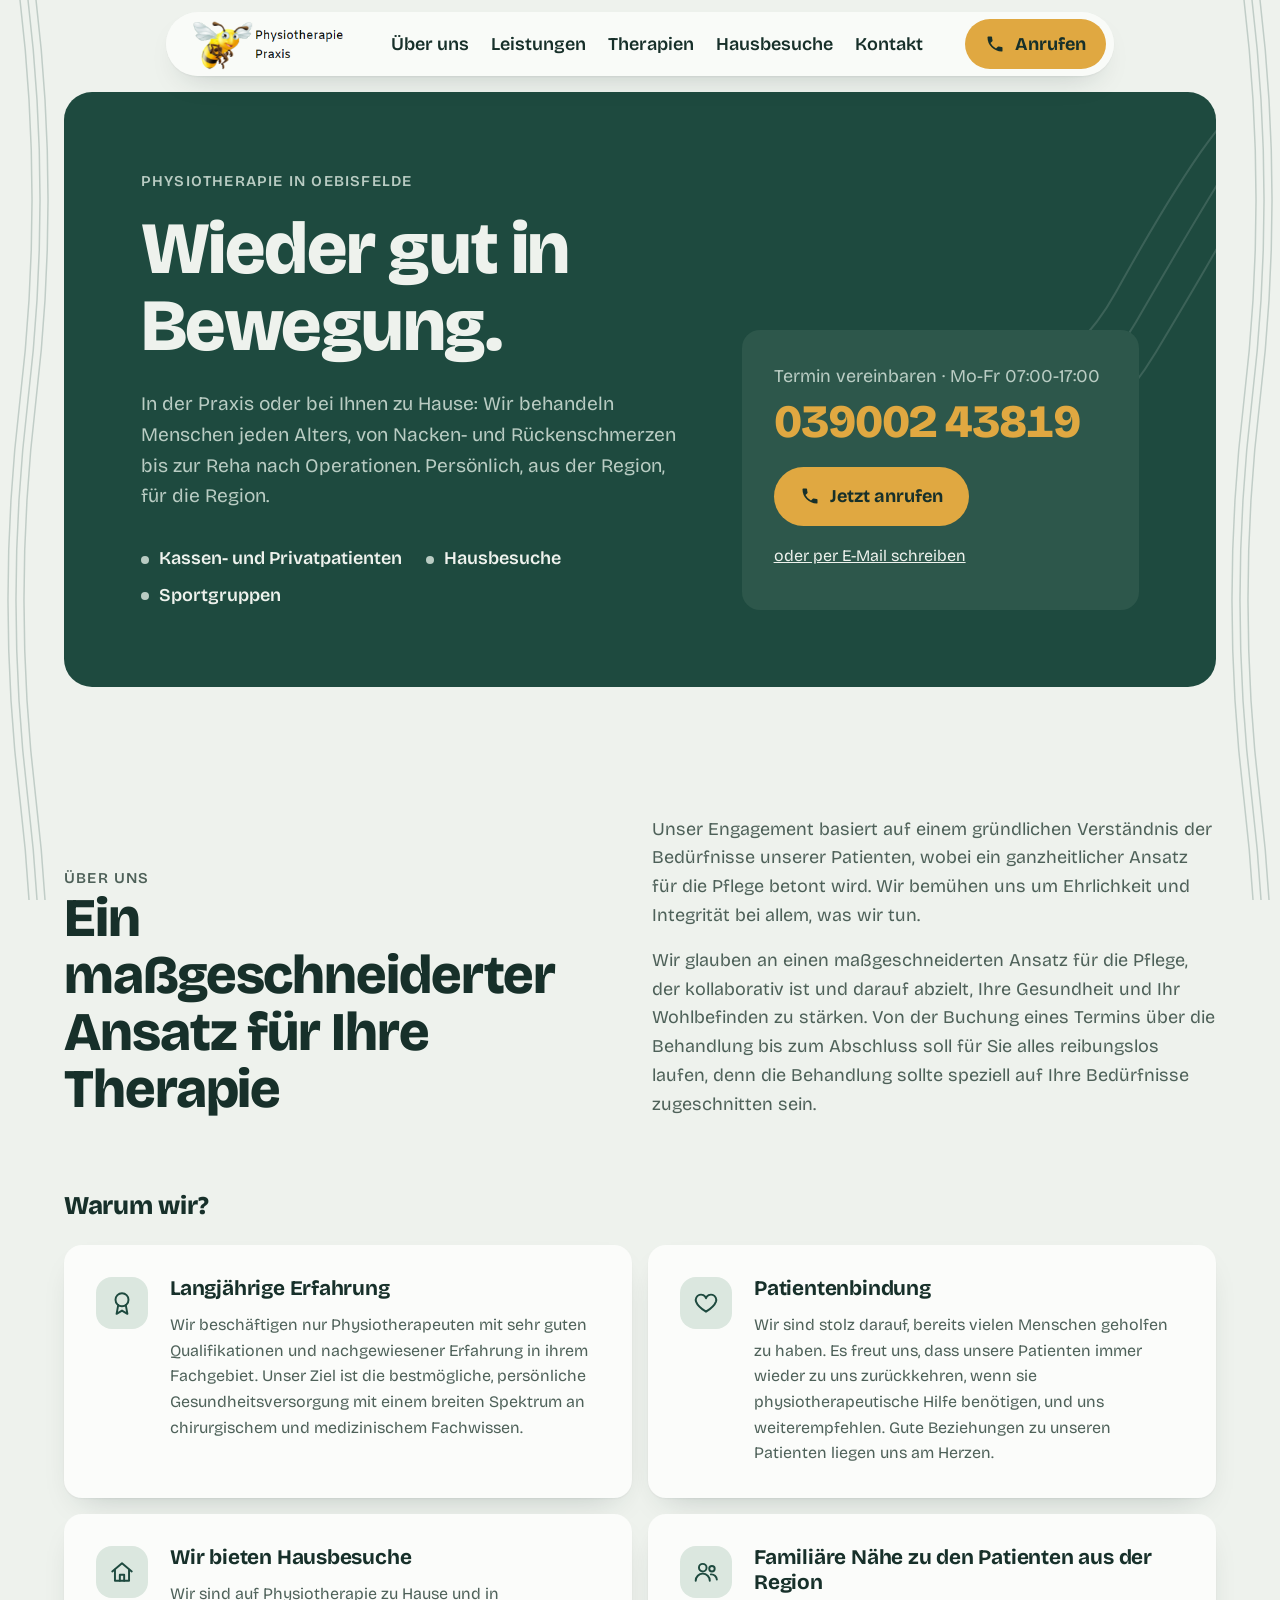
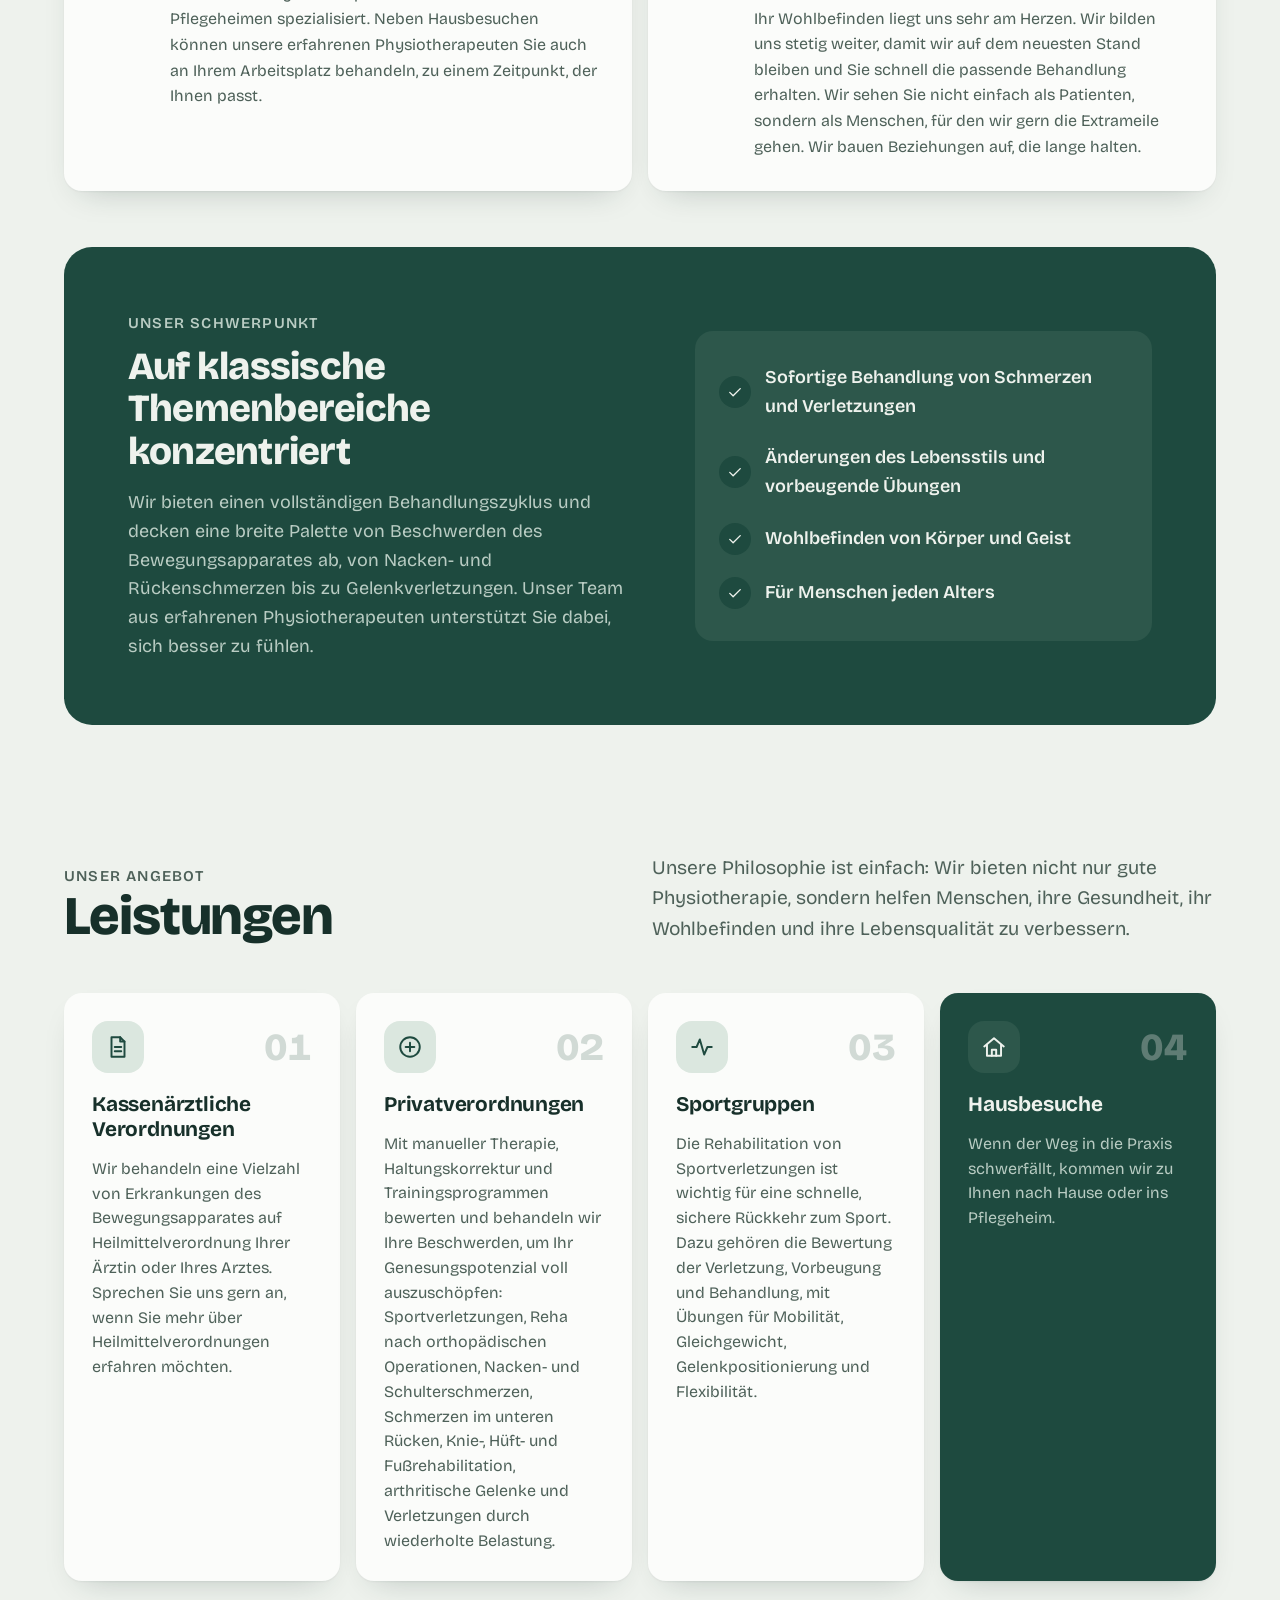
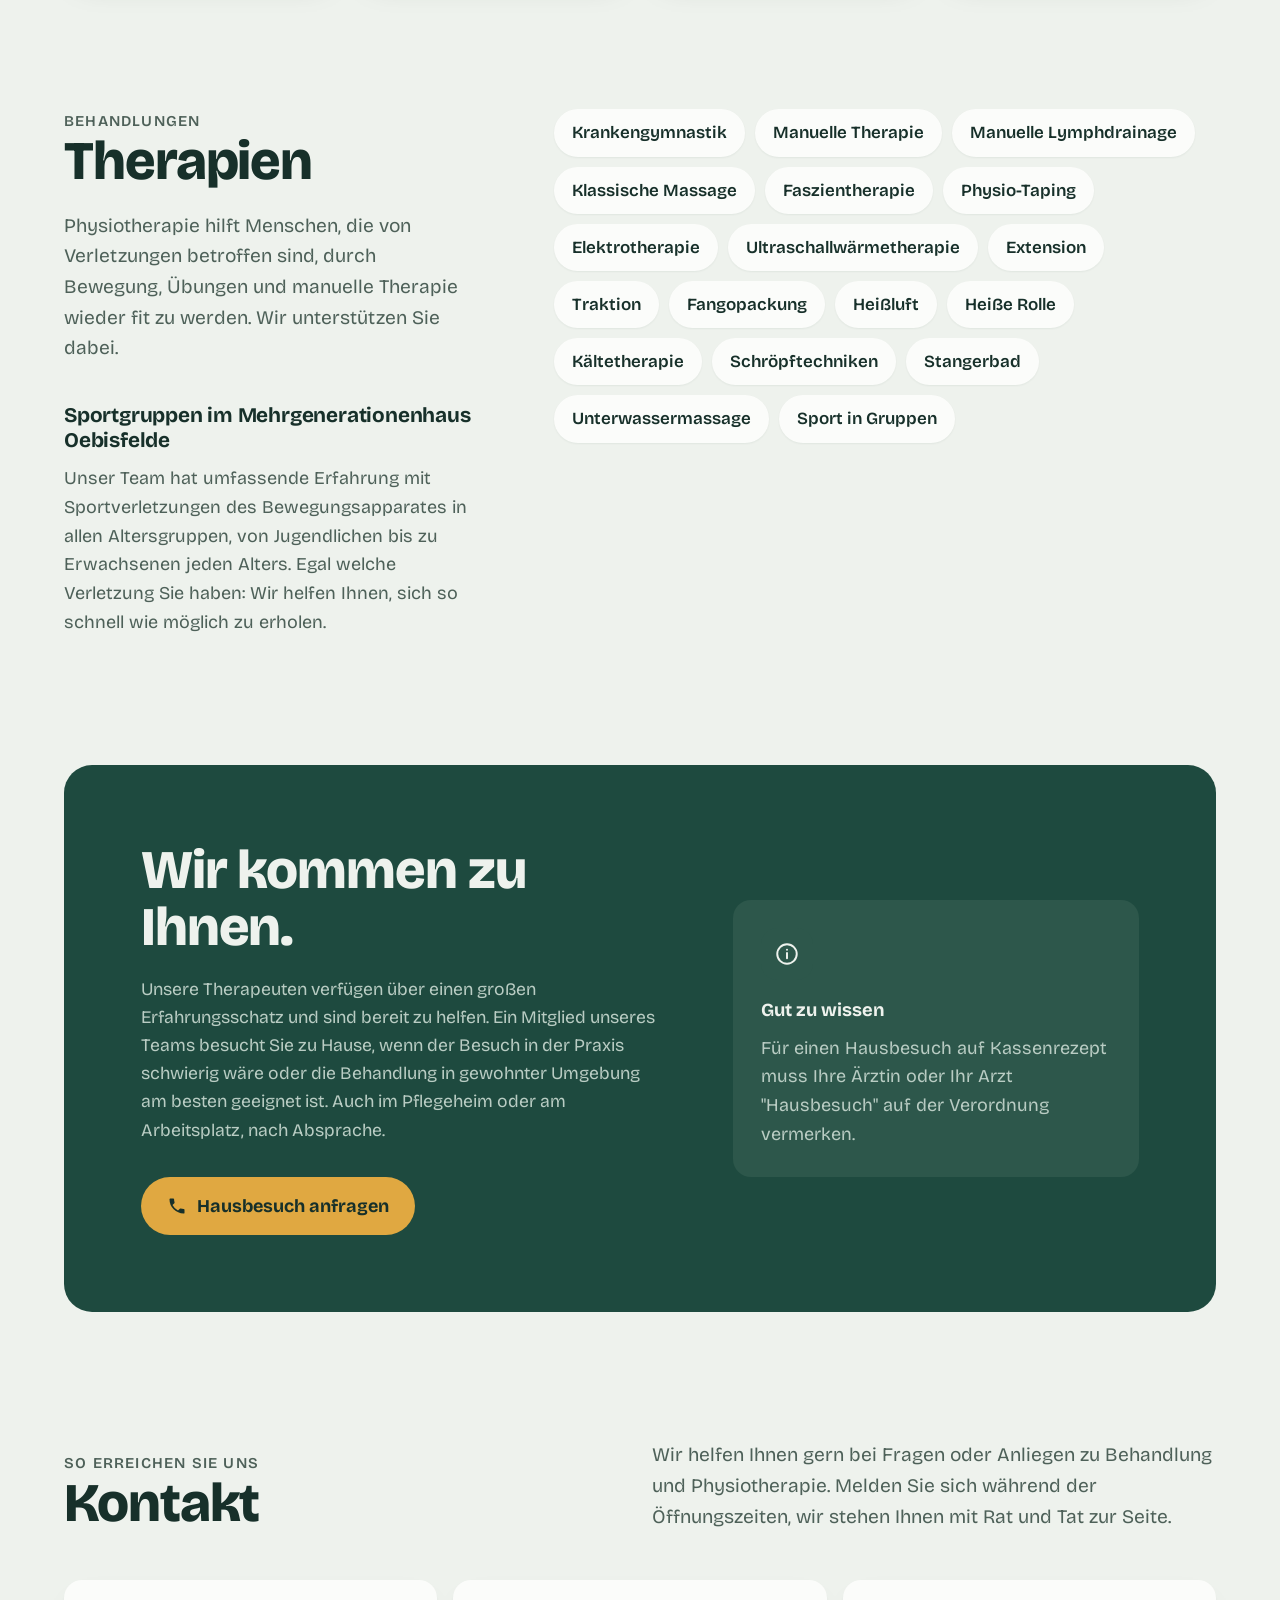
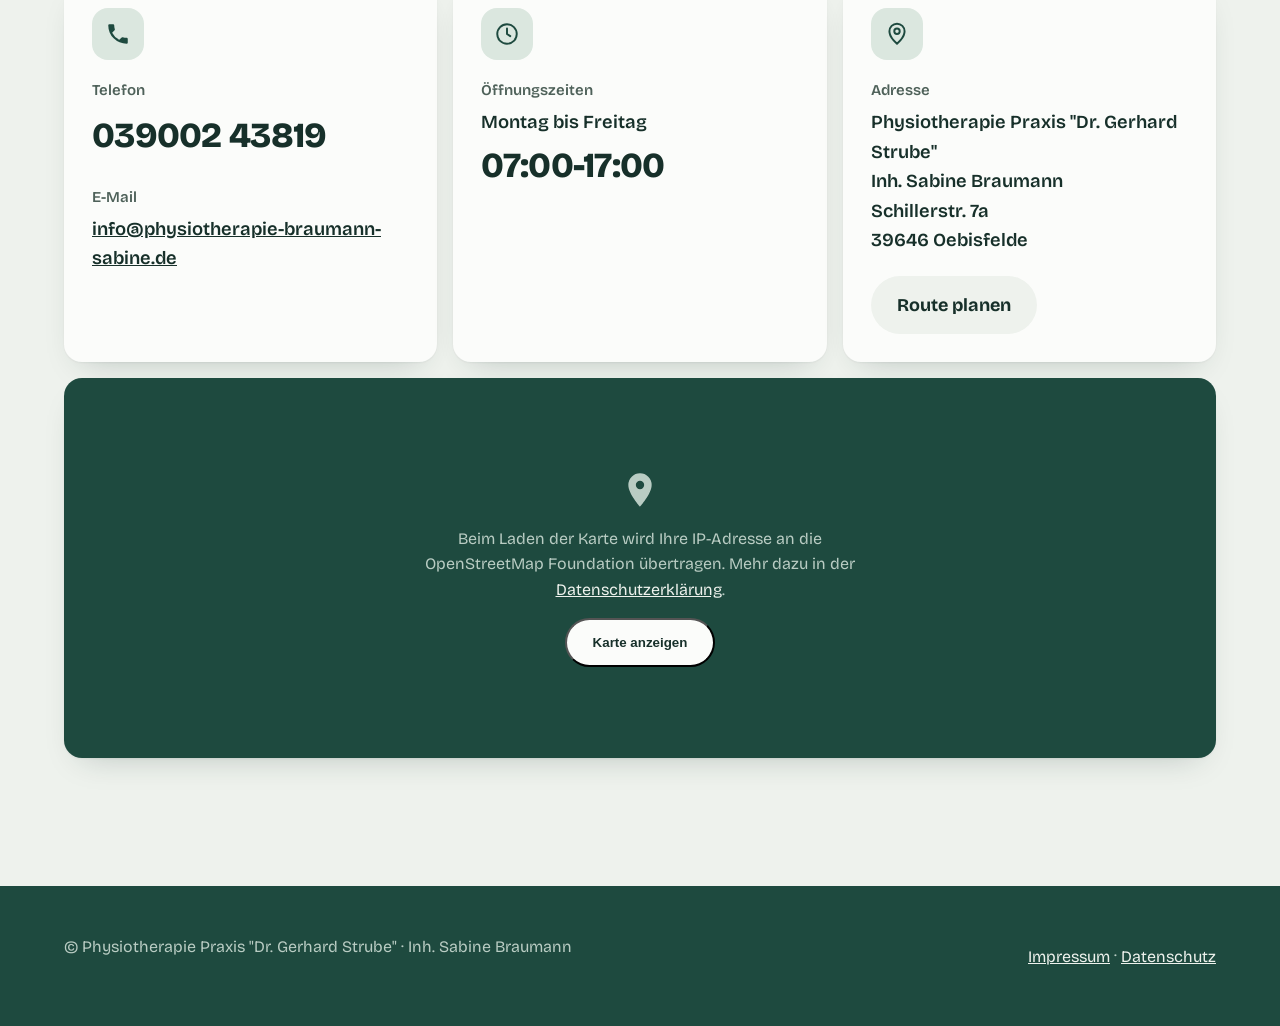
<file: index.html>
<!doctype html>
<html lang="de">
<head>
<meta charset="utf-8">
<meta name="viewport" content="width=device-width, initial-scale=1, viewport-fit=cover">
<title>Physiotherapie Braumann | Oebisfelde</title>
<meta name="description" content="Physiotherapie Praxis &quot;Dr. Gerhard Strube&quot;, Inh. Sabine Braumann, in Oebisfelde. Krankengymnastik, Manuelle Therapie, Lymphdrainage, Massage und Hausbesuche.">
<meta name="robots" content="noindex, nofollow">
<link rel="canonical" href="https://www.physiotherapie-braumann-sabine.de/">
<!-- Link-Vorschau. Absolute URLs: bei Umzug auf die echte Domain anpassen. -->
<meta property="og:type" content="website">
<meta property="og:locale" content="de_DE">
<meta property="og:site_name" content="Physiotherapie Braumann">
<meta property="og:title" content="Physiotherapie Braumann | Oebisfelde">
<meta property="og:description" content="Krankengymnastik, Manuelle Therapie, Lymphdrainage, Massage und Hausbesuche. Termin: 039002 43819, Mo-Fr 07:00-17:00.">
<meta property="og:url" content="https://rezondes.github.io/PhysiotherapieBraumann/">
<meta property="og:image" content="https://rezondes.github.io/PhysiotherapieBraumann/img/og-image.png">
<meta property="og:image:width" content="1200">
<meta property="og:image:height" content="630">
<meta property="og:image:alt" content="Wieder gut in Bewegung. Physiotherapie in Oebisfelde, Telefon 039002 43819">
<meta name="twitter:card" content="summary_large_image">
<link rel="preload" href="fonts/bricolage-grotesque-latin.woff2" as="font" type="font/woff2" crossorigin>
<script type="application/ld+json">
{
  "@context": "https://schema.org",
  "@type": "Physiotherapy",
  "name": "Physiotherapie Praxis \"Dr. Gerhard Strube\" - Inh. Sabine Braumann",
  "url": "https://www.physiotherapie-braumann-sabine.de/",
  "telephone": "+49 39002 43819",
  "email": "info@physiotherapie-braumann-sabine.de",
  "openingHours": "Mo-Fr 07:00-17:00",
  "address": {
    "@type": "PostalAddress",
    "streetAddress": "Schillerstr. 7a",
    "postalCode": "39646",
    "addressLocality": "Oebisfelde",
    "addressRegion": "Sachsen-Anhalt",
    "addressCountry": "DE"
  }
}
</script>
<link rel="icon" href="favicon.ico" sizes="32x32">
<link rel="icon" href="img/icon-192.png" type="image/png" sizes="192x192">
<link rel="apple-touch-icon" href="img/apple-touch-icon.png">
<meta name="theme-color" content="#1e4a3f">
<link rel="stylesheet" href="style.css">
</head>
<body>

<div class="bg" aria-hidden="true">
  <div class="bg-track left" data-speed="0.3"></div>
  <div class="bg-track right" data-speed="0.18"></div>
</div>

<svg width="0" height="0" style="position:absolute" aria-hidden="true">
  <symbol id="i-phone" viewBox="0 0 24 24"><path fill="currentColor" d="M6.6 10.8a15.1 15.1 0 0 0 6.6 6.6l2.2-2.2a1 1 0 0 1 1-.25 11.4 11.4 0 0 0 3.6.57 1 1 0 0 1 1 1V20a1 1 0 0 1-1 1A17 17 0 0 1 3 4a1 1 0 0 1 1-1h3.5a1 1 0 0 1 1 1c0 1.25.2 2.45.57 3.57a1 1 0 0 1-.25 1z"/></symbol>
  <symbol id="i-award" viewBox="0 0 24 24" fill="none" stroke="currentColor" stroke-width="1.8" stroke-linecap="round" stroke-linejoin="round"><circle cx="12" cy="9" r="6"/><path d="M8.5 14 7 22l5-3 5 3-1.5-8"/></symbol>
  <symbol id="i-heart" viewBox="0 0 24 24" fill="none" stroke="currentColor" stroke-width="1.8" stroke-linecap="round" stroke-linejoin="round"><path d="M12 20s-7.5-4.6-9.2-9.3A4.6 4.6 0 0 1 12 7.6a4.6 4.6 0 0 1 9.2 3.1C19.5 15.4 12 20 12 20z"/></symbol>
  <symbol id="i-home" viewBox="0 0 24 24" fill="none" stroke="currentColor" stroke-width="1.8" stroke-linecap="round" stroke-linejoin="round"><path d="M3 11.5 12 4l9 7.5"/><path d="M5.5 10v10h13V10"/><path d="M10 20v-5.5h4V20"/></symbol>
  <symbol id="i-users" viewBox="0 0 24 24" fill="none" stroke="currentColor" stroke-width="1.8" stroke-linecap="round" stroke-linejoin="round"><circle cx="9" cy="8" r="3.5"/><path d="M2.5 20a6.5 6.5 0 0 1 13 0"/><circle cx="17.5" cy="9" r="2.5"/><path d="M16.5 14.2A5 5 0 0 1 22 19"/></symbol>
  <symbol id="i-doc" viewBox="0 0 24 24" fill="none" stroke="currentColor" stroke-width="1.8" stroke-linecap="round" stroke-linejoin="round"><path d="M6 3h8l4 4v14H6z"/><path d="M14 3v4h4"/><path d="M9 12h6M9 16h6"/></symbol>
  <symbol id="i-plus" viewBox="0 0 24 24" fill="none" stroke="currentColor" stroke-width="1.8" stroke-linecap="round" stroke-linejoin="round"><circle cx="12" cy="12" r="9"/><path d="M12 8v8M8 12h8"/></symbol>
  <symbol id="i-pulse" viewBox="0 0 24 24" fill="none" stroke="currentColor" stroke-width="1.8" stroke-linecap="round" stroke-linejoin="round"><path d="M3 12h4l3-7 4 14 3-7h4"/></symbol>
  <symbol id="i-clock" viewBox="0 0 24 24" fill="none" stroke="currentColor" stroke-width="1.8" stroke-linecap="round" stroke-linejoin="round"><circle cx="12" cy="12" r="9"/><path d="M12 7v5l3 2"/></symbol>
  <symbol id="i-pin" viewBox="0 0 24 24" fill="none" stroke="currentColor" stroke-width="1.8" stroke-linecap="round" stroke-linejoin="round"><path d="M12 21s-7-6.2-7-11.5a7 7 0 0 1 14 0C19 14.8 12 21 12 21z"/><circle cx="12" cy="9.5" r="2.5"/></symbol>
  <symbol id="i-mail" viewBox="0 0 24 24" fill="none" stroke="currentColor" stroke-width="1.8" stroke-linecap="round" stroke-linejoin="round"><rect x="3" y="5" width="18" height="14" rx="2"/><path d="m3.5 6.5 8.5 6.5 8.5-6.5"/></symbol>
  <symbol id="i-info" viewBox="0 0 24 24" fill="none" stroke="currentColor" stroke-width="1.8" stroke-linecap="round" stroke-linejoin="round"><circle cx="12" cy="12" r="9"/><path d="M12 11v5M12 8h.01"/></symbol>
  <symbol id="i-menu" viewBox="0 0 24 24" fill="none" stroke="currentColor" stroke-width="2" stroke-linecap="round"><path d="M4 7h16M4 12h16M4 17h16"/></symbol>
  <symbol id="i-check" viewBox="0 0 24 24" fill="none" stroke="currentColor" stroke-width="1.8" stroke-linecap="round" stroke-linejoin="round"><path d="m5 12.5 4.5 4.5L19 7.5"/></symbol>
</svg>

<header>
  <div class="wrap bar">
    <a class="logo" href="#top">
      <img src="img/logo.png" width="247" height="85" alt="Physiotherapie Praxis">
    </a>
    <nav id="menu" popover aria-label="Hauptnavigation">
      <ul>
        <li><a href="#ueber-uns">Über uns</a></li>
        <li><a href="#leistungen">Leistungen</a></li>
        <li><a href="#therapien">Therapien</a></li>
        <li><a href="#hausbesuche">Hausbesuche</a></li>
        <li><a href="#kontakt">Kontakt</a></li>
      </ul>
    </nav>
    <div class="bar-actions">
      <a class="btn btn-call" href="tel:+493900243819"><svg><use href="#i-phone"/></svg>Anrufen</a>
      <button class="btn btn-quiet menu-btn" type="button" popovertarget="menu"><svg><use href="#i-menu"/></svg>Menü</button>
    </div>
  </div>
</header>

<main id="top">
  <div class="wrap">
    <div class="hero">
      <svg class="hero-lines" viewBox="0 0 520 520" fill="none" stroke="currentColor" stroke-width="2" aria-hidden="true">
        <path d="M20 400C120 260 260 420 360 240S480 60 510 20"/>
        <path d="M20 440C130 300 270 460 380 270S490 90 515 50"/>
        <path d="M20 480C140 340 280 500 400 300S500 120 520 80"/>
      </svg>
      <div>
        <p class="eyebrow">Physiotherapie in Oebisfelde</p>
        <h1>Wieder gut in Bewegung.</h1>
        <p class="lead">In der Praxis oder bei Ihnen zu Hause: Wir behandeln Menschen jeden Alters, von Nacken- und Rückenschmerzen bis zur Reha nach Operationen. Persönlich, aus der Region, für die Region.</p>
        <ul class="facts">
          <li>Kassen- und Privatpatienten</li>
          <li>Hausbesuche</li>
          <li>Sportgruppen</li>
        </ul>
      </div>
      <div class="appointment">
        <p>Termin vereinbaren · Mo-Fr 07:00-17:00</p>
        <a class="tel" href="tel:+493900243819">039002 43819</a>
        <a class="btn btn-call" href="tel:+493900243819"><svg><use href="#i-phone"/></svg>Jetzt anrufen</a><br>
        <a class="mail" href="mailto:info@physiotherapie-braumann-sabine.de">oder per E-Mail schreiben</a>
      </div>
    </div>
  </div>

  <section id="ueber-uns">
    <div class="wrap">
      <div class="head">
        <div><p class="eyebrow">Über uns</p><h2>Ein maßgeschneiderter Ansatz für Ihre Therapie</h2></div>
        <div class="prose">
          <p>Unser Engagement basiert auf einem gründlichen Verständnis der Bedürfnisse unserer Patienten, wobei ein ganzheitlicher Ansatz für die Pflege betont wird. Wir bemühen uns um Ehrlichkeit und Integrität bei allem, was wir tun.</p>
          <p>Wir glauben an einen maßgeschneiderten Ansatz für die Pflege, der kollaborativ ist und darauf abzielt, Ihre Gesundheit und Ihr Wohlbefinden zu stärken. Von der Buchung eines Termins über die Behandlung bis zum Abschluss soll für Sie alles reibungslos laufen, denn die Behandlung sollte speziell auf Ihre Bedürfnisse zugeschnitten sein.</p>
        </div>
      </div>

      <h3 class="sub">Warum wir?</h3>
      <div class="reasons">
        <article class="reason">
          <span class="ico" aria-hidden="true"><svg><use href="#i-award"/></svg></span>
          <h3>Langjährige Erfahrung</h3>
          <p>Wir beschäftigen nur Physiotherapeuten mit sehr guten Qualifikationen und nachgewiesener Erfahrung in ihrem Fachgebiet. Unser Ziel ist die bestmögliche, persönliche Gesundheitsversorgung mit einem breiten Spektrum an chirurgischem und medizinischem Fachwissen.</p>
        </article>
        <article class="reason">
          <span class="ico" aria-hidden="true"><svg><use href="#i-heart"/></svg></span>
          <h3>Patientenbindung</h3>
          <p>Wir sind stolz darauf, bereits vielen Menschen geholfen zu haben. Es freut uns, dass unsere Patienten immer wieder zu uns zurückkehren, wenn sie physiotherapeutische Hilfe benötigen, und uns weiterempfehlen. Gute Beziehungen zu unseren Patienten liegen uns am Herzen.</p>
        </article>
        <article class="reason">
          <span class="ico" aria-hidden="true"><svg><use href="#i-home"/></svg></span>
          <h3>Wir bieten Hausbesuche</h3>
          <p>Wir sind auf Physiotherapie zu Hause und in Pflegeheimen spezialisiert. Neben Hausbesuchen können unsere erfahrenen Physiotherapeuten Sie auch an Ihrem Arbeitsplatz behandeln, zu einem Zeitpunkt, der Ihnen passt.</p>
        </article>
        <article class="reason">
          <span class="ico" aria-hidden="true"><svg><use href="#i-users"/></svg></span>
          <h3>Familiäre Nähe zu den Patienten aus der Region</h3>
          <p>Ihr Wohlbefinden liegt uns sehr am Herzen. Wir bilden uns stetig weiter, damit wir auf dem neuesten Stand bleiben und Sie schnell die passende Behandlung erhalten. Wir sehen Sie nicht einfach als Patienten, sondern als Menschen, für den wir gern die Extrameile gehen. Wir bauen Beziehungen auf, die lange halten.</p>
        </article>
      </div>

      <div class="highlight">
        <div>
          <p class="eyebrow">Unser Schwerpunkt</p>
          <h3>Auf klassische Themenbereiche konzentriert</h3>
          <p>Wir bieten einen vollständigen Behandlungszyklus und decken eine breite Palette von Beschwerden des Bewegungsapparates ab, von Nacken- und Rückenschmerzen bis zu Gelenkverletzungen. Unser Team aus erfahrenen Physiotherapeuten unterstützt Sie dabei, sich besser zu fühlen.</p>
        </div>
        <ul class="checks">
          <li><span class="tick" aria-hidden="true"><svg><use href="#i-check"/></svg></span>Sofortige Behandlung von Schmerzen und Verletzungen</li>
          <li><span class="tick" aria-hidden="true"><svg><use href="#i-check"/></svg></span>Änderungen des Lebensstils und vorbeugende Übungen</li>
          <li><span class="tick" aria-hidden="true"><svg><use href="#i-check"/></svg></span>Wohlbefinden von Körper und Geist</li>
          <li><span class="tick" aria-hidden="true"><svg><use href="#i-check"/></svg></span>Für Menschen jeden Alters</li>
        </ul>
      </div>
    </div>
  </section>

  <section id="leistungen">
    <div class="wrap">
      <div class="head">
        <div><p class="eyebrow">Unser Angebot</p><h2>Leistungen</h2></div>
        <p class="lead">Unsere Philosophie ist einfach: Wir bieten nicht nur gute Physiotherapie, sondern helfen Menschen, ihre Gesundheit, ihr Wohlbefinden und ihre Lebensqualität zu verbessern.</p>
      </div>
      <div class="services">
        <article class="service">
          <div class="service-top"><span class="ico" aria-hidden="true"><svg><use href="#i-doc"/></svg></span><span class="num" aria-hidden="true">01</span></div>
          <h3>Kassenärztliche Verordnungen</h3>
          <p>Wir behandeln eine Vielzahl von Erkrankungen des Bewegungsapparates auf Heilmittelverordnung Ihrer Ärztin oder Ihres Arztes. Sprechen Sie uns gern an, wenn Sie mehr über Heilmittelverordnungen erfahren möchten.</p>
        </article>
        <article class="service">
          <div class="service-top"><span class="ico" aria-hidden="true"><svg><use href="#i-plus"/></svg></span><span class="num" aria-hidden="true">02</span></div>
          <h3>Privatverordnungen</h3>
          <p>Mit manueller Therapie, Haltungskorrektur und Trainingsprogrammen bewerten und behandeln wir Ihre Beschwerden, um Ihr Genesungspotenzial voll auszuschöpfen: Sportverletzungen, Reha nach orthopädischen Operationen, Nacken- und Schulterschmerzen, Schmerzen im unteren Rücken, Knie-, Hüft- und Fußrehabilitation, arthritische Gelenke und Verletzungen durch wiederholte Belastung.</p>
        </article>
        <article class="service">
          <div class="service-top"><span class="ico" aria-hidden="true"><svg><use href="#i-pulse"/></svg></span><span class="num" aria-hidden="true">03</span></div>
          <h3>Sportgruppen</h3>
          <p>Die Rehabilitation von Sportverletzungen ist wichtig für eine schnelle, sichere Rückkehr zum Sport. Dazu gehören die Bewertung der Verletzung, Vorbeugung und Behandlung, mit Übungen für Mobilität, Gleichgewicht, Gelenkpositionierung und Flexibilität.</p>
        </article>
        <article class="service home">
          <div class="service-top"><span class="ico" aria-hidden="true"><svg><use href="#i-home"/></svg></span><span class="num" aria-hidden="true">04</span></div>
          <h3>Hausbesuche</h3>
          <p>Wenn der Weg in die Praxis schwerfällt, kommen wir zu Ihnen nach Hause oder ins Pflegeheim.</p>
        </article>
      </div>
    </div>
  </section>

  <section id="therapien">
    <div class="wrap therapies">
      <div>
        <p class="eyebrow">Behandlungen</p>
        <h2>Therapien</h2>
        <p class="lead">Physiotherapie hilft Menschen, die von Verletzungen betroffen sind, durch Bewegung, Übungen und manuelle Therapie wieder fit zu werden. Wir unterstützen Sie dabei.</p>
        <div class="focus">
          <h3>Sportgruppen im Mehrgenerationenhaus Oebisfelde</h3>
          <p>Unser Team hat umfassende Erfahrung mit Sportverletzungen des Bewegungsapparates in allen Altersgruppen, von Jugendlichen bis zu Erwachsenen jeden Alters. Egal welche Verletzung Sie haben: Wir helfen Ihnen, sich so schnell wie möglich zu erholen.</p>
        </div>
      </div>
      <ul class="chips">
        <li>Krankengymnastik</li>
        <li>Manuelle Therapie</li>
        <li>Manuelle Lymphdrainage</li>
        <li>Klassische Massage</li>
        <li>Faszientherapie</li>
        <li>Physio-Taping</li>
        <li>Elektrotherapie</li>
        <li>Ultraschallwärmetherapie</li>
        <li>Extension</li>
        <li>Traktion</li>
        <li>Fangopackung</li>
        <li>Heißluft</li>
        <li>Heiße Rolle</li>
        <li>Kältetherapie</li>
        <li>Schröpftechniken</li>
        <li>Stangerbad</li>
        <li>Unterwassermassage</li>
        <li>Sport in Gruppen</li>
      </ul>
    </div>
  </section>

  <section id="hausbesuche">
    <div class="wrap">
      <div class="band">
        <div>
          <h2>Wir kommen zu Ihnen.</h2>
          <p>Unsere Therapeuten verfügen über einen großen Erfahrungsschatz und sind bereit zu helfen. Ein Mitglied unseres Teams besucht Sie zu Hause, wenn der Besuch in der Praxis schwierig wäre oder die Behandlung in gewohnter Umgebung am besten geeignet ist. Auch im Pflegeheim oder am Arbeitsplatz, nach Absprache.</p>
          <a class="btn btn-call" href="tel:+493900243819"><svg><use href="#i-phone"/></svg>Hausbesuch anfragen</a>
        </div>
        <div class="note">
          <span class="ico" aria-hidden="true"><svg><use href="#i-info"/></svg></span>
          <strong>Gut zu wissen</strong>
          <span>Für einen Hausbesuch auf Kassenrezept muss Ihre Ärztin oder Ihr Arzt "Hausbesuch" auf der Verordnung vermerken.</span>
        </div>
      </div>
    </div>
  </section>

  <section id="kontakt">
    <div class="wrap">
      <div class="head">
        <div><p class="eyebrow">So erreichen Sie uns</p><h2>Kontakt</h2></div>
        <p class="lead">Wir helfen Ihnen gern bei Fragen oder Anliegen zu Behandlung und Physiotherapie. Melden Sie sich während der Öffnungszeiten, wir stehen Ihnen mit Rat und Tat zur Seite.</p>
      </div>
      <div class="contact">
        <div class="box">
          <span class="ico" aria-hidden="true"><svg><use href="#i-phone"/></svg></span>
          <dl>
          <dt>Telefon</dt>
          <dd><a class="big" href="tel:+493900243819">039002 43819</a></dd>
          <dt class="gap">E-Mail</dt>
          <dd><a href="mailto:info@physiotherapie-braumann-sabine.de">info@physiotherapie-<wbr>braumann-sabine.de</a></dd>
          </dl>
        </div>
        <div class="box">
          <span class="ico" aria-hidden="true"><svg><use href="#i-clock"/></svg></span>
          <dl>
          <dt>Öffnungszeiten</dt>
          <dd>Montag bis Freitag<br><span class="big">07:00-17:00</span></dd>
          </dl>
        </div>
        <div class="box">
          <span class="ico" aria-hidden="true"><svg><use href="#i-pin"/></svg></span>
          <dl>
            <dt>Adresse</dt>
            <dd>Physiotherapie Praxis "Dr. Gerhard Strube"<br>Inh. Sabine Braumann<br>Schillerstr. 7a<br>39646 Oebisfelde</dd>
          </dl>
          <a class="btn btn-quiet" style="background:var(--c-60)" href="https://www.openstreetmap.org/directions?to=52.43068%2C10.99546" target="_blank" rel="noopener">Route planen</a>
        </div>
      </div>
      <div class="map" id="map">
        <div class="map-consent">
          <svg class="map-pin" viewBox="0 0 24 24" aria-hidden="true"><path fill="currentColor" d="M12 2a7 7 0 0 0-7 7c0 5.25 7 13 7 13s7-7.75 7-13a7 7 0 0 0-7-7zm0 9.5A2.5 2.5 0 1 1 12 6.5a2.5 2.5 0 0 1 0 5z"/></svg>
          <p>Beim Laden der Karte wird Ihre IP-Adresse an die OpenStreetMap Foundation übertragen. Mehr dazu in der <a href="datenschutz.html">Datenschutzerklärung</a>.</p>
          <button class="btn btn-quiet" type="button" id="map-load">Karte anzeigen</button>
        </div>
      </div>
    </div>
  </section>
</main>

<footer>
  <div class="wrap">
    <span>© Physiotherapie Praxis "Dr. Gerhard Strube" · Inh. Sabine Braumann</span>
    <span><a href="impressum.html">Impressum</a> · <a href="datenschutz.html">Datenschutz</a></span>
  </div>
</footer>

<script>
  // Parallax: layers drift slower than the page. Off for reduced motion.
  if (!matchMedia("(prefers-reduced-motion: reduce)").matches) {
    var layers = document.querySelectorAll(".bg [data-speed]"), queued = false;
    addEventListener("scroll", function () {
      if (queued) return;
      queued = true;
      requestAnimationFrame(function () {
        layers.forEach(function (l) { l.style.transform = "translate3d(0," + (-scrollY * l.dataset.speed) + "px,0)"; });
        queued = false;
      });
    }, { passive: true });
  }

  // Close the mobile menu after jumping to a section.
  var menu = document.getElementById("menu");
  menu.addEventListener("click", function (e) {
    if (e.target.closest("a") && menu.matches(":popover-open")) menu.hidePopover();
  });

  document.getElementById("map-load").addEventListener("click", function () {
    var f = document.createElement("iframe");
    f.title = "Karte: Schillerstr. 7a, 39646 Oebisfelde";
    f.src = "https://www.openstreetmap.org/export/embed.html?bbox=10.9885%2C52.4280%2C11.0025%2C52.4334&layer=mapnik&marker=52.43068%2C10.99546";
    document.getElementById("map").replaceChildren(f);
  });
</script>

<a class="btn btn-call call-fab" href="tel:+493900243819"><svg><use href="#i-phone"/></svg>Jetzt anrufen: 039002 43819</a>

</body>
</html>
</file>
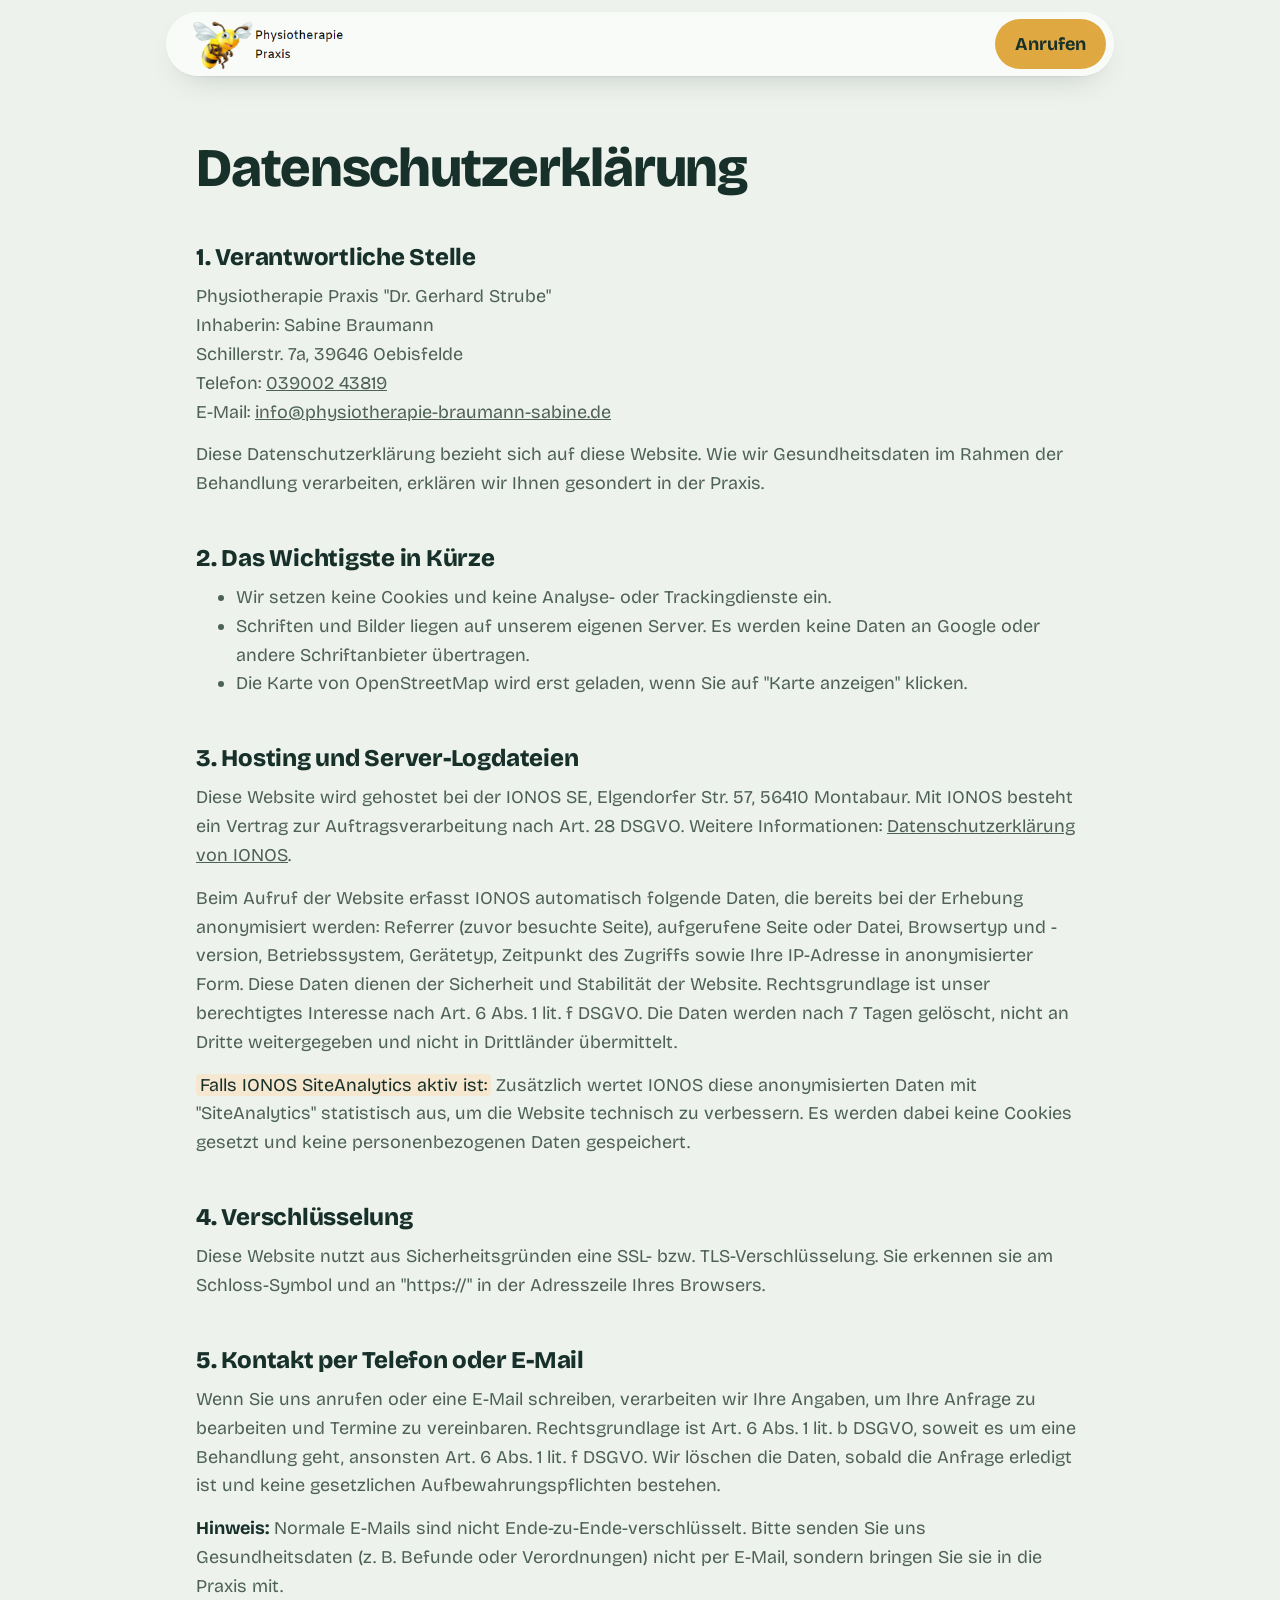
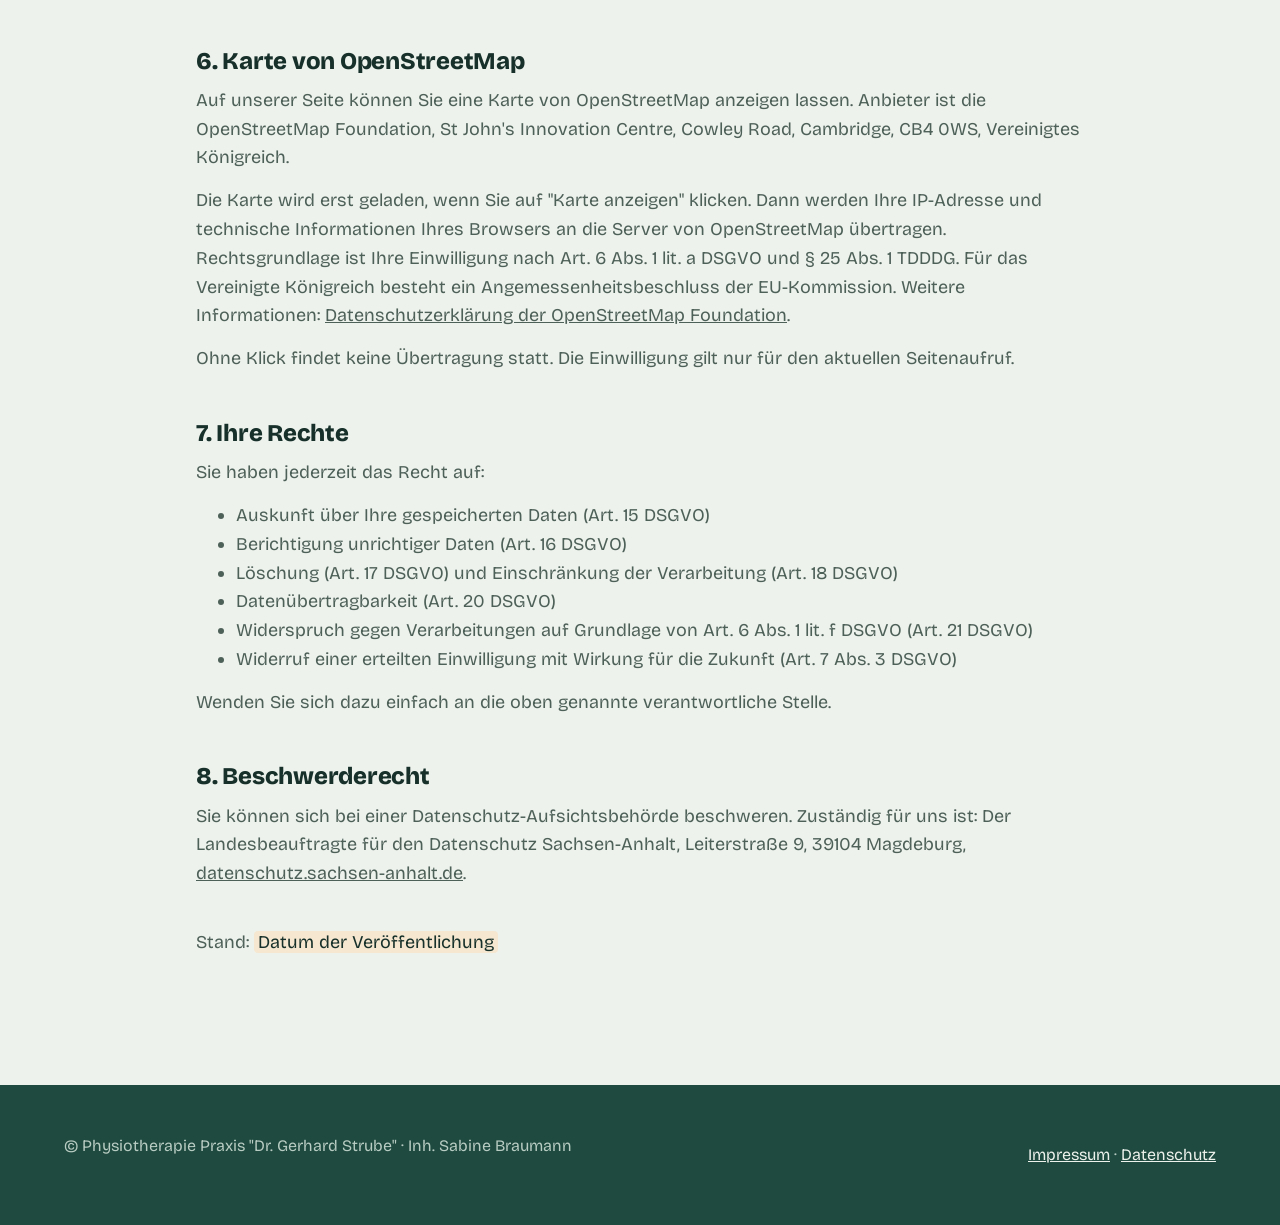
<file: datenschutz.html>
<!doctype html>
<html lang="de">
<head>
<meta charset="utf-8">
<meta name="viewport" content="width=device-width, initial-scale=1, viewport-fit=cover">
<title>Datenschutz | Physiotherapie Braumann</title>
<meta name="robots" content="noindex">
<link rel="icon" href="favicon.ico" sizes="32x32">
<link rel="icon" href="img/icon-192.png" type="image/png" sizes="192x192">
<link rel="apple-touch-icon" href="img/apple-touch-icon.png">
<meta name="theme-color" content="#1e4a3f">
<link rel="stylesheet" href="style.css">
</head>
<body>

<header>
  <div class="wrap bar">
    <a class="logo" href="index.html">
      <img src="img/logo.png" width="247" height="85" alt="Physiotherapie Praxis">
    </a>
    <a class="btn btn-call" href="tel:+493900243819">Anrufen</a>
  </div>
</header>

<main class="wrap legal">
  <h1>Datenschutzerklärung</h1>

  <h2>1. Verantwortliche Stelle</h2>
  <p>
    Physiotherapie Praxis "Dr. Gerhard Strube"<br>
    Inhaberin: Sabine Braumann<br>
    Schillerstr. 7a, 39646 Oebisfelde<br>
    Telefon: <a href="tel:+493900243819">039002 43819</a><br>
    E-Mail: <a href="mailto:info@physiotherapie-braumann-sabine.de">info@physiotherapie-braumann-sabine.de</a>
  </p>
  <p>Diese Datenschutzerklärung bezieht sich auf diese Website. Wie wir Gesundheitsdaten im Rahmen der Behandlung verarbeiten, erklären wir Ihnen gesondert in der Praxis.</p>

  <h2>2. Das Wichtigste in Kürze</h2>
  <ul>
    <li>Wir setzen keine Cookies und keine Analyse- oder Trackingdienste ein.</li>
    <li>Schriften und Bilder liegen auf unserem eigenen Server. Es werden keine Daten an Google oder andere Schriftanbieter übertragen.</li>
    <li>Die Karte von OpenStreetMap wird erst geladen, wenn Sie auf "Karte anzeigen" klicken.</li>
  </ul>

  <h2>3. Hosting und Server-Logdateien</h2>
  <p>Diese Website wird gehostet bei der IONOS SE, Elgendorfer Str. 57, 56410 Montabaur. Mit IONOS besteht ein Vertrag zur Auftragsverarbeitung nach Art. 28 DSGVO. Weitere Informationen: <a href="https://www.ionos.de/terms-gtc/datenschutzerklaerung/" target="_blank" rel="noopener">Datenschutzerklärung von IONOS</a>.</p>
  <p>Beim Aufruf der Website erfasst IONOS automatisch folgende Daten, die bereits bei der Erhebung anonymisiert werden: Referrer (zuvor besuchte Seite), aufgerufene Seite oder Datei, Browsertyp und -version, Betriebssystem, Gerätetyp, Zeitpunkt des Zugriffs sowie Ihre IP-Adresse in anonymisierter Form. Diese Daten dienen der Sicherheit und Stabilität der Website. Rechtsgrundlage ist unser berechtigtes Interesse nach Art. 6 Abs. 1 lit. f DSGVO. Die Daten werden nach 7 Tagen gelöscht, nicht an Dritte weitergegeben und nicht in Drittländer übermittelt.</p>
  <!-- Nur behalten, falls IONOS SiteAnalytics im Hosting-Paket aktiv ist. -->
  <p><mark class="todo">Falls IONOS SiteAnalytics aktiv ist:</mark> Zusätzlich wertet IONOS diese anonymisierten Daten mit "SiteAnalytics" statistisch aus, um die Website technisch zu verbessern. Es werden dabei keine Cookies gesetzt und keine personenbezogenen Daten gespeichert.</p>

  <h2>4. Verschlüsselung</h2>
  <p>Diese Website nutzt aus Sicherheitsgründen eine SSL- bzw. TLS-Verschlüsselung. Sie erkennen sie am Schloss-Symbol und an "https://" in der Adresszeile Ihres Browsers.</p>

  <h2>5. Kontakt per Telefon oder E-Mail</h2>
  <p>Wenn Sie uns anrufen oder eine E-Mail schreiben, verarbeiten wir Ihre Angaben, um Ihre Anfrage zu bearbeiten und Termine zu vereinbaren. Rechtsgrundlage ist Art. 6 Abs. 1 lit. b DSGVO, soweit es um eine Behandlung geht, ansonsten Art. 6 Abs. 1 lit. f DSGVO. Wir löschen die Daten, sobald die Anfrage erledigt ist und keine gesetzlichen Aufbewahrungspflichten bestehen.</p>
  <p><strong>Hinweis:</strong> Normale E-Mails sind nicht Ende-zu-Ende-verschlüsselt. Bitte senden Sie uns Gesundheitsdaten (z. B. Befunde oder Verordnungen) nicht per E-Mail, sondern bringen Sie sie in die Praxis mit.</p>

  <h2>6. Karte von OpenStreetMap</h2>
  <p>Auf unserer Seite können Sie eine Karte von OpenStreetMap anzeigen lassen. Anbieter ist die OpenStreetMap Foundation, St John's Innovation Centre, Cowley Road, Cambridge, CB4 0WS, Vereinigtes Königreich.</p>
  <p>Die Karte wird erst geladen, wenn Sie auf "Karte anzeigen" klicken. Dann werden Ihre IP-Adresse und technische Informationen Ihres Browsers an die Server von OpenStreetMap übertragen. Rechtsgrundlage ist Ihre Einwilligung nach Art. 6 Abs. 1 lit. a DSGVO und § 25 Abs. 1 TDDDG. Für das Vereinigte Königreich besteht ein Angemessenheitsbeschluss der EU-Kommission. Weitere Informationen: <a href="https://osmfoundation.org/wiki/Privacy_Policy" target="_blank" rel="noopener">Datenschutzerklärung der OpenStreetMap Foundation</a>.</p>
  <p>Ohne Klick findet keine Übertragung statt. Die Einwilligung gilt nur für den aktuellen Seitenaufruf.</p>

  <h2>7. Ihre Rechte</h2>
  <p>Sie haben jederzeit das Recht auf:</p>
  <ul>
    <li>Auskunft über Ihre gespeicherten Daten (Art. 15 DSGVO)</li>
    <li>Berichtigung unrichtiger Daten (Art. 16 DSGVO)</li>
    <li>Löschung (Art. 17 DSGVO) und Einschränkung der Verarbeitung (Art. 18 DSGVO)</li>
    <li>Datenübertragbarkeit (Art. 20 DSGVO)</li>
    <li>Widerspruch gegen Verarbeitungen auf Grundlage von Art. 6 Abs. 1 lit. f DSGVO (Art. 21 DSGVO)</li>
    <li>Widerruf einer erteilten Einwilligung mit Wirkung für die Zukunft (Art. 7 Abs. 3 DSGVO)</li>
  </ul>
  <p>Wenden Sie sich dazu einfach an die oben genannte verantwortliche Stelle.</p>

  <h2>8. Beschwerderecht</h2>
  <p>Sie können sich bei einer Datenschutz-Aufsichtsbehörde beschweren. Zuständig für uns ist: Der Landesbeauftragte für den Datenschutz Sachsen-Anhalt, Leiterstraße 9, 39104 Magdeburg, <a href="https://datenschutz.sachsen-anhalt.de" target="_blank" rel="noopener">datenschutz.sachsen-anhalt.de</a>.</p>

  <p style="margin-top:40px">Stand: <mark class="todo">Datum der Veröffentlichung</mark></p>
</main>

<footer>
  <div class="wrap">
    <span>© Physiotherapie Praxis "Dr. Gerhard Strube" · Inh. Sabine Braumann</span>
    <span><a href="impressum.html">Impressum</a> · <a href="datenschutz.html">Datenschutz</a></span>
  </div>
</footer>

<a class="btn btn-call call-fab" href="tel:+493900243819">Jetzt anrufen: 039002 43819</a>

</body>
</html>
</file>
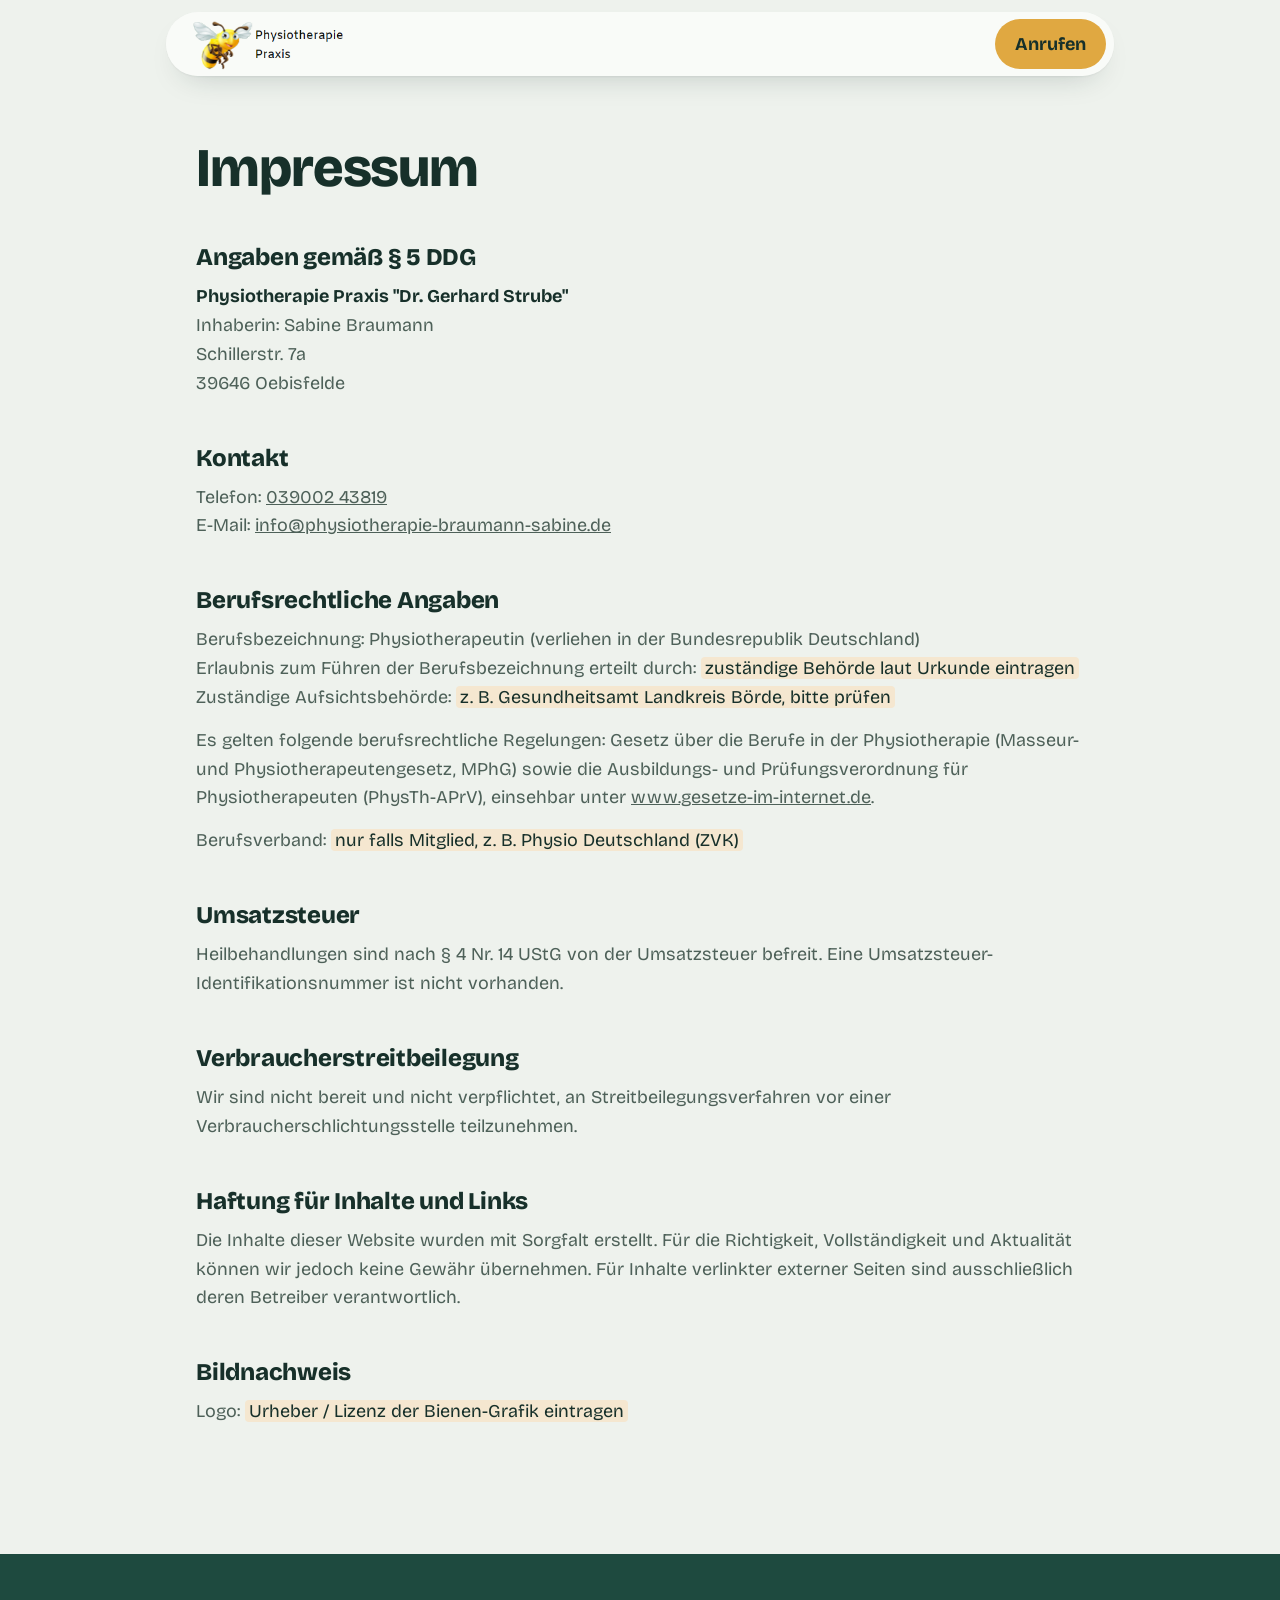
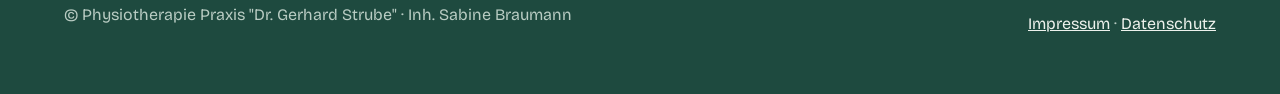
<file: impressum.html>
<!doctype html>
<html lang="de">
<head>
<meta charset="utf-8">
<meta name="viewport" content="width=device-width, initial-scale=1, viewport-fit=cover">
<title>Impressum | Physiotherapie Braumann</title>
<meta name="robots" content="noindex">
<link rel="icon" href="favicon.ico" sizes="32x32">
<link rel="icon" href="img/icon-192.png" type="image/png" sizes="192x192">
<link rel="apple-touch-icon" href="img/apple-touch-icon.png">
<meta name="theme-color" content="#1e4a3f">
<link rel="stylesheet" href="style.css">
</head>
<body>

<header>
  <div class="wrap bar">
    <a class="logo" href="index.html">
      <img src="img/logo.png" width="247" height="85" alt="Physiotherapie Praxis">
    </a>
    <a class="btn btn-call" href="tel:+493900243819">Anrufen</a>
  </div>
</header>

<main class="wrap legal">
  <h1>Impressum</h1>

  <h2>Angaben gemäß § 5 DDG</h2>
  <p>
    <strong>Physiotherapie Praxis "Dr. Gerhard Strube"</strong><br>
    Inhaberin: Sabine Braumann<br>
    Schillerstr. 7a<br>
    39646 Oebisfelde
  </p>

  <h2>Kontakt</h2>
  <p>
    Telefon: <a href="tel:+493900243819">039002 43819</a><br>
    E-Mail: <a href="mailto:info@physiotherapie-braumann-sabine.de">info@physiotherapie-braumann-sabine.de</a>
  </p>

  <h2>Berufsrechtliche Angaben</h2>
  <p>
    Berufsbezeichnung: Physiotherapeutin (verliehen in der Bundesrepublik Deutschland)<br>
    Erlaubnis zum Führen der Berufsbezeichnung erteilt durch: <mark class="todo">zuständige Behörde laut Urkunde eintragen</mark><br>
    Zuständige Aufsichtsbehörde: <mark class="todo">z. B. Gesundheitsamt Landkreis Börde, bitte prüfen</mark>
  </p>
  <p>
    Es gelten folgende berufsrechtliche Regelungen: Gesetz über die Berufe in der Physiotherapie (Masseur- und Physiotherapeutengesetz, MPhG) sowie die Ausbildungs- und Prüfungsverordnung für Physiotherapeuten (PhysTh-APrV), einsehbar unter <a href="https://www.gesetze-im-internet.de/mphg/" target="_blank" rel="noopener">www.gesetze-im-internet.de</a>.
  </p>
  <p>Berufsverband: <mark class="todo">nur falls Mitglied, z. B. Physio Deutschland (ZVK)</mark></p>

  <h2>Umsatzsteuer</h2>
  <p>Heilbehandlungen sind nach § 4 Nr. 14 UStG von der Umsatzsteuer befreit. Eine Umsatzsteuer-Identifikationsnummer ist nicht vorhanden.</p>

  <h2>Verbraucherstreitbeilegung</h2>
  <p>Wir sind nicht bereit und nicht verpflichtet, an Streitbeilegungsverfahren vor einer Verbraucherschlichtungsstelle teilzunehmen.</p>

  <h2>Haftung für Inhalte und Links</h2>
  <p>Die Inhalte dieser Website wurden mit Sorgfalt erstellt. Für die Richtigkeit, Vollständigkeit und Aktualität können wir jedoch keine Gewähr übernehmen. Für Inhalte verlinkter externer Seiten sind ausschließlich deren Betreiber verantwortlich.</p>

  <h2>Bildnachweis</h2>
  <p>Logo: <mark class="todo">Urheber / Lizenz der Bienen-Grafik eintragen</mark></p>
</main>

<footer>
  <div class="wrap">
    <span>© Physiotherapie Praxis "Dr. Gerhard Strube" · Inh. Sabine Braumann</span>
    <span><a href="impressum.html">Impressum</a> · <a href="datenschutz.html">Datenschutz</a></span>
  </div>
</footer>

<a class="btn btn-call call-fab" href="tel:+493900243819">Jetzt anrufen: 039002 43819</a>

</body>
</html>
</file>
<file: style.css>
/* Self-hosted, no request to Google (DSGVO). */
@font-face {
  font-family: "Bricolage Grotesque";
  src: url("fonts/bricolage-grotesque-latin.woff2") format("woff2");
  font-weight: 300 800;
  font-display: swap;
}

/* Palette 60-30-10:
   60 % Salbei-Leinen (Flaechen), 30 % Kiefergruen (Baender, Hero, Footer),
   10 % Ocker (nur Anruf-Aktion und Telefonnummer im Hero). */
:root {
  --c-60: #eef2ed;
  --c-surface: #fbfcfa;
  --c-30: #1e4a3f;
  --c-30-ink: #eef2ed;
  --c-30-muted: #b9ccc3;
  --c-30-raised: #2d574b; /* muted text on it clears 4.5:1 */
  --c-10: #e0a841;
  --c-10-ink: #17302a;
  --ink: #17302a;
  --muted: #4e6159;
  --c-mint: #dbe7df;
  /* Finish: flat colour planes, lifted by one soft shadow on white cards. */
  --shadow: 0 1px 2px rgba(23, 48, 42, .05), 0 14px 32px -18px rgba(23, 48, 42, .28);

  --font: "Bricolage Grotesque", "Segoe UI", Roboto, "Helvetica Neue", Arial, sans-serif;

  --r-lg: 28px;
  --r-md: 18px;
  --r-pill: 999px;

  --gap-tight: 8px;
  --gap: 24px;
  --gap-section: clamp(72px, 10vw, 128px);
  --max: 1200px;
}

* { box-sizing: border-box; }
html { scroll-behavior: smooth; scroll-padding-top: 108px; }
body { margin: 0; font: 400 18px/1.6 var(--font); font-optical-sizing: auto; color: var(--ink); background: var(--c-60); }
a { color: inherit; }
.wrap { max-width: var(--max); margin: 0 auto; padding: 0 24px; }
h1, h2, h3 { margin: 0; line-height: 1.05; letter-spacing: -0.02em; }
h1 { font-size: clamp(2.3rem, 6vw, 4.6rem); font-weight: 800; }
h2 { font-size: clamp(2rem, 4.5vw, 3.4rem); font-weight: 800; }
h3 { font-size: 1.3rem; font-weight: 700; letter-spacing: -0.01em; line-height: 1.2; }
p { margin: 0; }
.eyebrow { font-size: 15px; font-weight: 600; letter-spacing: .08em; text-transform: uppercase; color: var(--muted); }
.lead { font-size: 1.2rem; color: var(--muted); max-width: 34em; }
:focus-visible { outline: 3px solid var(--c-30); outline-offset: 3px; border-radius: 6px; }
/* Ochre ring only on the green planes, where it clears 3:1. */
.hero :focus-visible, .band :focus-visible, .service.home :focus-visible, .map :focus-visible, footer :focus-visible { outline-color: var(--c-10); }

.btn { display: inline-flex; align-items: center; gap: 10px; padding: 15px 26px; border-radius: var(--r-pill); font-weight: 700; text-decoration: none; transition: background-color .15s; }
.btn-call { background: var(--c-10); color: var(--c-10-ink); }
.btn-call:hover { background: color-mix(in oklab, var(--c-10) 85%, white); }
.btn-quiet { background: var(--c-surface); color: var(--ink); }
.btn-quiet:hover { background: color-mix(in oklab, var(--c-surface) 90%, var(--c-30)); }
.btn svg { width: 20px; height: 20px; flex: none; }

/* Header */
/* Floating header: only as wide as its content, centred. */
header { position: sticky; top: 12px; z-index: 10; width: fit-content; max-width: calc(100% - 24px); min-width: 74%; margin: 12px auto 16px; border-radius: var(--r-pill); background: color-mix(in oklab, var(--c-surface) 88%, transparent); backdrop-filter: blur(10px); box-shadow: var(--shadow); }
header .bar { max-width: none; height: 64px; padding: 0 8px 0 20px; gap: 32px; }
.bar { display: flex; align-items: center; justify-content: space-between; gap: var(--gap); height: 76px; }
.logo { display: flex; align-items: center; gap: 14px; text-decoration: none; line-height: 1.25; }
.logo img { height: 56px; width: auto; }
nav ul { display: flex; gap: 22px; white-space: nowrap; list-style: none; margin: 0; padding: 0; }
nav a { text-decoration: none; font-weight: 600; }
nav a:hover { color: var(--muted); }
.bar .btn { padding: 11px 20px; }
.bar-actions { display: flex; align-items: center; gap: 10px; }
.menu-btn { display: none; border: 0; font: inherit; cursor: pointer; }
/* Desktop: the popover nav is shown inline, UA popover styles reset. */
@media (min-width: 961px) {
  #menu:not(:popover-open) { display: block; position: static; inset: auto; width: auto; height: auto; margin: 0; border: 0; padding: 0; overflow: visible; background: none; color: inherit; }
}

/* Hero: der Kiefer-Block mit der grossen Nummer */
.hero { position: relative; overflow: hidden; background: var(--c-30); color: var(--c-30-ink); border-radius: var(--r-lg); padding: clamp(40px, 6vw, 80px); display: grid; grid-template-columns: 1.35fr 1fr; gap: clamp(32px, 5vw, 72px); align-items: end; }
.hero .eyebrow { color: var(--c-30-muted); }
.hero h1 { margin: 18px 0 24px; }
.hero .lead { color: var(--c-30-muted); }
.hero-lines { position: absolute; right: -60px; top: -40px; width: 520px; opacity: .14; pointer-events: none; }
.facts { list-style: none; margin: 32px 0 0; padding: 0; display: flex; flex-wrap: wrap; gap: var(--gap-tight) var(--gap); color: var(--c-30-ink); font-weight: 600; }
.facts li::before { content: ""; display: inline-block; width: 8px; height: 8px; border-radius: 50%; background: var(--c-30-muted); margin-right: 10px; vertical-align: middle; }
.appointment { position: relative; background: var(--c-30-raised); border-radius: var(--r-md); padding: 32px; }
.appointment p { color: var(--c-30-muted); }
.appointment .tel { display: block; margin: 0 0 14px; padding: 8px 0; font-size: clamp(2rem, 4vw, 2.9rem); font-weight: 800; letter-spacing: -0.02em; line-height: 1; color: var(--c-10); text-decoration: none; font-variant-numeric: tabular-nums; white-space: nowrap; }
.appointment .mail { display: inline-flex; align-items: center; min-height: 44px; margin-top: 8px; color: var(--c-30-ink); font-size: 16px; }

section { padding: var(--gap-section) 0 0; }
.head { display: grid; grid-template-columns: 1fr 1fr; gap: var(--gap); align-items: end; margin-bottom: 48px; }

/* Ueber uns */
.prose { display: grid; gap: 16px; color: var(--muted); }
.sub { font-size: 1.6rem; font-weight: 800; margin: 72px 0 24px; }
.reasons { display: grid; grid-template-columns: repeat(2, 1fr); gap: 16px; }
.reason { background: var(--c-surface); border-radius: var(--r-md); box-shadow: var(--shadow); padding: 32px; display: grid; grid-template-columns: auto 1fr; gap: 10px 22px; align-content: start; }
.reason .ico { grid-row: span 2; }
.reason p { color: var(--muted); font-size: 16px; line-height: 1.6; }
/* Icon tiles */
.ico { display: inline-grid; place-items: center; width: 52px; height: 52px; border-radius: 16px; background: var(--c-mint); color: var(--c-30); flex: none; }
.ico svg { width: 26px; height: 26px; }

/* Schwerpunkt-Band */
.highlight { margin-top: 56px; background: var(--c-30); color: var(--c-30-ink); border-radius: var(--r-lg); padding: clamp(32px, 5vw, 64px); display: grid; grid-template-columns: 1.1fr 1fr; gap: clamp(28px, 5vw, 64px); align-items: center; position: relative; overflow: hidden; }
.highlight .eyebrow { color: var(--c-30-muted); }
.highlight h3 { font-size: clamp(1.7rem, 3vw, 2.4rem); font-weight: 800; letter-spacing: -0.02em; line-height: 1.1; margin: 10px 0 16px; }
.highlight p:not(.eyebrow) { color: var(--c-30-muted); }
.checks { list-style: none; margin: 0; padding: 24px; display: grid; gap: 6px; background: var(--c-30-raised); border-radius: var(--r-md); }
.checks li { display: flex; align-items: center; gap: 14px; padding: 8px 0; font-weight: 600; }
.tick { display: inline-grid; place-items: center; width: 32px; height: 32px; border-radius: 50%; background: var(--c-30); color: var(--c-30-ink); flex: none; }
.tick svg { width: 18px; height: 18px; }

.focus { margin-top: 40px; display: grid; gap: 10px; max-width: 52em; }
.focus p { color: var(--muted); }

/* Leistungen */
.services { display: grid; grid-template-columns: repeat(4, 1fr); gap: 16px; }
.service { background: var(--c-surface); border-radius: var(--r-md); box-shadow: var(--shadow); padding: 28px; display: flex; flex-direction: column; gap: 14px; min-height: 260px; }
.service-top { display: flex; align-items: center; justify-content: space-between; margin-bottom: 6px; }
.service .num { font-size: 2.4rem; font-weight: 800; line-height: 1; color: color-mix(in oklab, var(--c-30) 18%, var(--c-surface)); font-variant-numeric: tabular-nums; }
.service.home .ico, .band .note .ico { background: var(--c-30-raised); color: var(--c-30-ink); }
.service p { color: var(--muted); font-size: 16px; line-height: 1.55; }
.service.home { background: var(--c-30); color: var(--c-30-ink); }
.service.home p { color: var(--c-30-muted); }
.service.home .num { color: color-mix(in oklab, var(--c-30) 70%, white); }

/* Therapien */
.therapies { display: grid; grid-template-columns: 1fr 1.6fr; gap: clamp(32px, 6vw, 96px); }
.therapies .lead { margin-top: 20px; }
.chips { display: flex; flex-wrap: wrap; gap: 10px; margin: 0; padding: 0; list-style: none; align-content: flex-start; }
.chips li { box-shadow: 0 1px 2px rgba(23, 48, 42, .06); background: var(--c-surface); padding: 10px 18px; border-radius: var(--r-pill); font-weight: 600; font-size: 17px; }

/* Hausbesuche */
.band { background: var(--c-30); color: var(--c-30-ink); border-radius: var(--r-lg); padding: clamp(40px, 6vw, 80px); display: grid; grid-template-columns: 1.3fr 1fr; gap: clamp(32px, 5vw, 72px); align-items: center; }
.band p { color: var(--c-30-muted); margin: 20px 0 32px; font-size: 1.1rem; }
.band .note { background: var(--c-30-raised); border-radius: var(--r-md); padding: 28px; color: var(--c-30-ink); }
.band .note .ico { margin-bottom: 16px; }
.band .note strong { display: block; font-size: 1.15rem; margin-bottom: 8px; }
.band .note span { color: var(--c-30-muted); }

/* Kontakt */
.contact { display: grid; grid-template-columns: repeat(3, 1fr); gap: 16px; }
.contact .box { background: var(--c-surface); border-radius: var(--r-md); box-shadow: var(--shadow); padding: 28px; }
.contact .box .ico { margin-bottom: 18px; }
.contact dl { margin: 0; }
.contact dt.gap { margin-top: 20px; }
.contact dt { font-size: 15px; font-weight: 600; color: var(--muted); }
.contact dd { margin: 6px 0 0; font-size: 1.15rem; font-weight: 600; }
.contact .big { font-size: clamp(1.7rem, 3vw, 2.2rem); font-weight: 800; letter-spacing: -0.02em; text-decoration: none; white-space: nowrap; }
.contact .box .btn { margin-top: 20px; }
.todo { color: var(--muted); font-style: italic; font-weight: 400; }

/* Karte: zwei Klicks, erst nach Zustimmung wird OpenStreetMap geladen */
.map { margin-top: 16px; box-shadow: var(--shadow); height: 380px; border-radius: var(--r-md); overflow: hidden; background: var(--c-30); color: var(--c-30-ink); position: relative; }
.map iframe { width: 100%; height: 100%; border: 0; display: block; }
.map-consent { height: 100%; display: flex; flex-direction: column; align-items: center; justify-content: center; gap: 16px; text-align: center; padding: 24px; }
.map-consent p { color: var(--c-30-muted); max-width: 30em; font-size: 16px; }
.map-consent a { color: var(--c-30-ink); }
.map-pin { width: 40px; height: 40px; color: var(--c-30-muted); }

footer { margin-top: var(--gap-section); background: var(--c-30); color: var(--c-30-muted); padding: 48px 0; font-size: 16px; }
footer .wrap { display: flex; flex-wrap: wrap; gap: 12px 32px; justify-content: space-between; }
footer a { color: var(--c-30-ink); display: inline-flex; align-items: center; min-height: 44px; }
.contact dd a { display: inline-flex; align-items: center; min-height: 44px; }

.call-fab { display: none; }

@media (min-width: 1600px) {
  :root { --max: 1400px; }
  body { font-size: 19px; }
  h1 { font-size: 5.6rem; }
  h2 { font-size: 4rem; }
  .hero-lines { width: 720px; }
}
@media (max-width: 1279px) {
  }
@media (max-width: 1199px) {
  .services { grid-template-columns: repeat(2, 1fr); }
}
@media (max-width: 960px) {
  /* Nav becomes a popover panel behind the "Menü" button. */
  .menu-btn { display: inline-flex; }
  #menu:popover-open { position: fixed; inset: 88px 16px auto auto; width: min(320px, calc(100vw - 32px)); height: auto; margin: 0; border: 0; padding: 8px; overflow: visible; border-radius: var(--r-md); background: var(--c-surface); color: var(--ink); box-shadow: 0 24px 48px -16px rgba(23, 48, 42, .35); }
  #menu::backdrop { background: rgba(23, 48, 42, .25); }
  #menu ul { flex-direction: column; gap: 2px; }
  #menu a { display: flex; align-items: center; min-height: 52px; padding: 0 16px; border-radius: 12px; font-size: 18px; }
  #menu a:hover { background: var(--c-60); color: var(--ink); }
  .hero, .band, .highlight { grid-template-columns: 1fr; align-items: start; }
  .contact { grid-template-columns: 1fr 1fr; }
  .contact > :last-child { grid-column: 1 / -1; }
}
@media (max-width: 760px) {
  .wrap { padding: 0 16px; }
  .bar .btn-call { display: none; }
  .logo img { height: 44px; }
  .map { height: 300px; }
  .hero, .band, .head, .therapies { grid-template-columns: 1fr; }
  .hero { padding: 32px 24px; border-radius: 22px; }
  .hero h1 { font-size: 2.2rem; margin: 12px 0 20px; }
  /* Phone: number and hours right after the headline, story text after. */
  .hero > div:not(.appointment) { display: contents; }
  .hero .eyebrow { order: 1; } .hero h1 { order: 2; } .appointment { order: 3; margin-bottom: 8px; }
  .hero .lead { order: 4; } .facts { order: 5; margin-top: 0; }
  .hero { gap: 16px; }
  .appointment { padding: 24px; }
  .band { padding: 32px 24px; border-radius: 22px; }
  .services, .contact, .reasons { grid-template-columns: 1fr; }
  .reason { padding: 24px; grid-template-columns: 1fr; }
  .reason .ico { grid-row: auto; }
  .highlight { grid-template-columns: 1fr; border-radius: 22px; padding: 28px 22px; }
  .checks { padding: 16px; }
  .sub { margin-top: 48px; }
  .service { min-height: 0; }
  .head { margin-bottom: 28px; }
  body { padding-bottom: calc(88px + env(safe-area-inset-bottom)); }
  /* Floating bar is the one element that needs lift over scrolling content. */
  .call-fab { display: flex; justify-content: center; position: fixed; left: 16px; right: 16px; bottom: calc(16px + env(safe-area-inset-bottom)); z-index: 20; box-shadow: 0 8px 24px rgba(23, 48, 42, .28); }
}
@media (prefers-reduced-motion: reduce) { html { scroll-behavior: auto; } .btn { transition: none; } }

/* Rechtstexte (Impressum, Datenschutz) */
.legal { max-width: 52em; padding-top: 48px; }
.legal h1 { font-size: clamp(2.2rem, 5vw, 3.4rem); margin-bottom: 32px; }
.legal h2 { font-size: 1.5rem; margin: 48px 0 12px; letter-spacing: -0.01em; }
.legal h3 { font-size: 1.15rem; margin: 28px 0 8px; }
.legal p, .legal ul { margin: 0 0 14px; color: var(--muted); }
.legal strong { color: var(--ink); }
.legal .todo { background: color-mix(in oklab, var(--c-10) 25%, var(--c-surface)); color: var(--ink); font-style: normal; padding: 0 4px; border-radius: 4px; }

/* Parallax-Linien: durchgehende Straenge nur im freien Seitenrand, nie hinter Text. */
.bg { position: fixed; inset: 0; z-index: -1; overflow: hidden; pointer-events: none; display: none; }
.bg-track { position: absolute; top: 0; width: 56px; height: 700vh; will-change: transform;
  background: url("data:image/svg+xml,%3Csvg xmlns='http://www.w3.org/2000/svg' width='56' height='800' fill='none' stroke='%231e4a3f' stroke-opacity='.22' stroke-width='1.5'%3E%3Cpath d='M20 0 C 36 133, 36 267, 20 400 S 4 667, 20 800'/%3E%3Cpath d='M28 0 C 44 133, 44 267, 28 400 S 12 667, 28 800'/%3E%3Cpath d='M36 0 C 52 133, 52 267, 36 400 S 20 667, 36 800'/%3E%3C/svg%3E") center top / 56px 800px repeat-y; }
.bg-track.left { left: max(0px, calc((100vw - var(--max)) / 4 - 28px)); }
.bg-track.right { right: max(0px, calc((100vw - var(--max)) / 4 - 28px)); }
/* Only from 1280 px is the margin wide enough to keep the strands off the content. */
@media (min-width: 1280px) { .bg { display: block; } }
@media (min-width: 1600px) { .bg-track { width: 96px; background-size: 96px 1370px; } .bg-track.left { left: calc((100vw - var(--max)) / 4 - 48px); } .bg-track.right { right: calc((100vw - var(--max)) / 4 - 48px); } }
.call-fab { white-space: nowrap; }
@media (max-width: 359px) { .call-fab { font-size: 16px; padding-inline: 16px; } }
</file>
